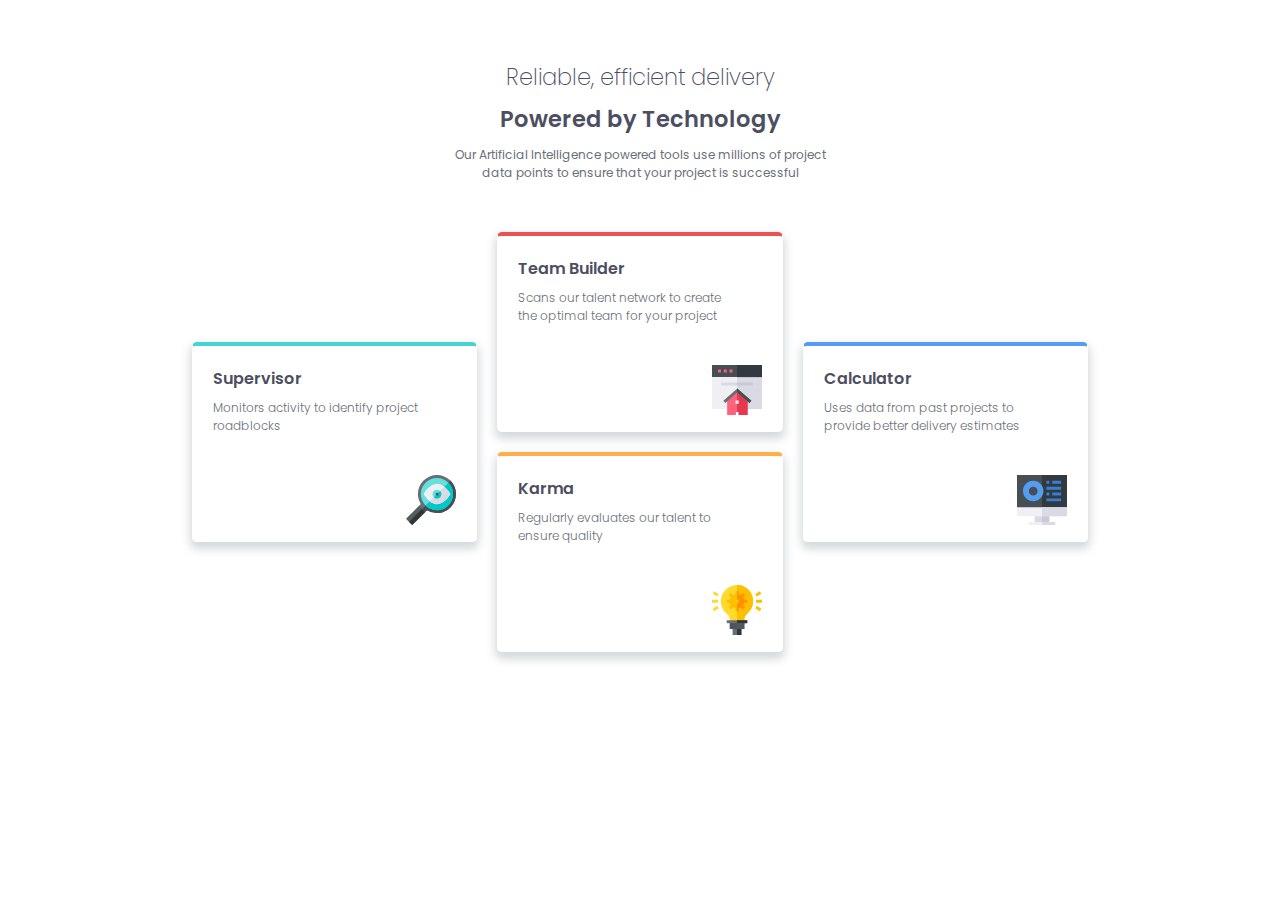
<file: four-card-component/index.html>
<!DOCTYPE html>
<html lang="en">
<head>
  <meta charset="UTF-8">
  <meta name="viewport" content="width=device-width, initial-scale=1.0">

  <link rel="icon" type="image/png" sizes="32x32" href="./images/favicon-32x32.png">
  
  <title>Frontend Mentor | Four card feature section</title>
  <link rel='stylesheet' href='styles.css'/>

  <link rel="preconnect" href="https://fonts.googleapis.com">
  <link rel="preconnect" href="https://fonts.gstatic.com" crossorigin>
  <link href="https://fonts.googleapis.com/css2?family=Poppins:ital,wght@0,100;0,200;0,300;0,400;0,500;0,600;0,700;0,800;0,900;1,100;1,200;1,300;1,400;1,500;1,600;1,700;1,800;1,900&display=swap" rel="stylesheet">
</head>
<body>
  
  <div class="header">
    <h2 class="sub-header-1">Reliable, efficient delivery</h2>
    <h2 class="sub-header-2">Powered by Technology</h2>
    <p>Our Artificial Intelligence powered tools use millions of project data points to ensure that your project is successful</p>
  </div>
  <div class="cards">
    <div class="card supervisor">
      <div class="content">
        <h3>Supervisor</h3>
        <p>Monitors activity to identify project roadblocks</p>
        <img src="./images/icon-supervisor.svg">
      </div>
    </div>

    <div class="card teambuilder">
      <div class="content">
        <h3>Team Builder</h3>
        <p>Scans our talent network to create the optimal team for your project</p>
        <img src="./images/icon-team-builder.svg">
      </div>

    </div>
      
    <div class="card karma">
      <div class="content">
        <h3>Karma</h3>
        <p>Regularly evaluates our talent to ensure quality</p>
        <img src="./images/icon-karma.svg">
      </div>
    </div>

    <div class="card calculator">
      <div class="content">
        <h3>Calculator</h3>
        <p>Uses  data from past projects to provide better delivery estimates</p>
        <img src="./images/icon-calculator.svg">
      </div>
    </div>
  </div>
</body>
</html>
</file>
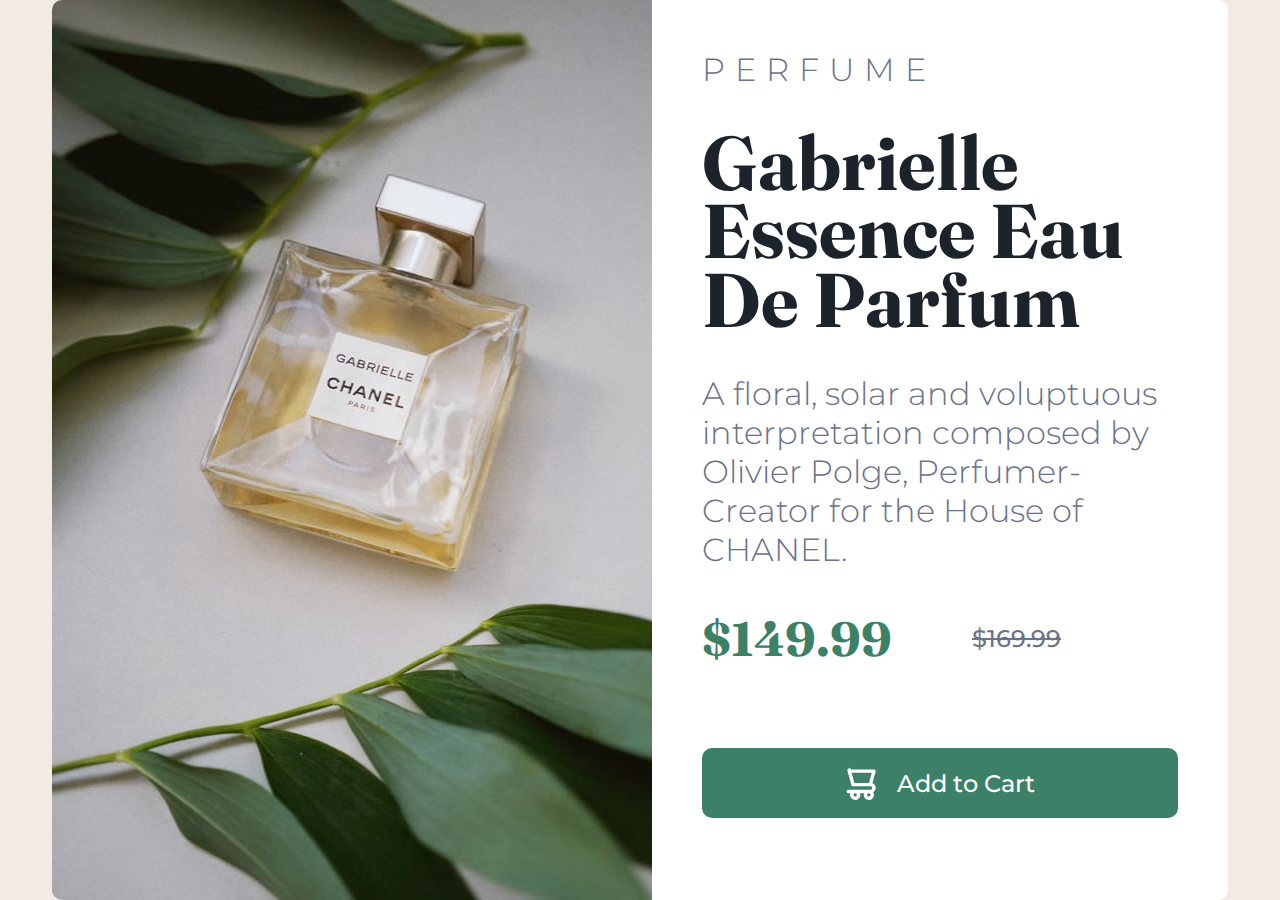
<file: product-preview-card-component-main/index.html>
<!DOCTYPE html>
<html lang="en">
<head>

  <!-- Fonts Import -->
  <link rel="preconnect" href="https://fonts.googleapis.com">
  <link rel="preconnect" href="https://fonts.gstatic.com" crossorigin>
  <link href="https://fonts.googleapis.com/css2?family=Figtree:ital,wght@0,300..900;1,300..900&family=Montserrat:ital,wght@0,100..900;1,100..900&family=Outfit:wght@100..900&family=Young+Serif&display=swap" rel="stylesheet">

  <link rel="preconnect" href="https://fonts.googleapis.com">
  <link rel="preconnect" href="https://fonts.gstatic.com" crossorigin>
  <link href="https://fonts.googleapis.com/css2?family=Figtree:ital,wght@0,300..900;1,300..900&family=Fraunces:ital,opsz,wght@0,9..144,100..900;1,9..144,100..900&family=Montserrat:ital,wght@0,100..900;1,100..900&family=Outfit:wght@100..900&family=Young+Serif&display=swap" rel="stylesheet">

  <meta charset="UTF-8">
  <meta name='viewport' content='width=device-width, initial-scale=1.0, maximum-scale=1.0' />

  <link rel="icon" type="image/png" sizes="32x32" href="./images/favicon-32x32.png">
  <link rel='stylesheet' href='styles.css'/>
  <title>Product preview card component</title>
  <style>
  </style>
</head>
<body>
  <div class="card">
    <img
      srcset="./images/image-product-desktop.jpg 600w, ./images/image-product-mobile.jpg 686w"
      sizes="(max-width 600px) 686px, 600px"
      src="./images/image-product-desktop.jpg"
      alt="A bottle of perfume surrounded by foliage"
    >
    <div class="card-description">
      <span class="perfume">PERFUME</span>
      <span class="title">Gabrielle Essence Eau De Parfum</span>
      <span class="description"> A floral, solar and voluptuous interpretation composed by Olivier Polge, 
        Perfumer-Creator for the House of CHANEL.
      </span>
      <div class="price">
        <span class="new"> $149.99</span>
        <span class="old">$169.99</span>
      </div>
      <div class="buy-button">
        <img src="./images/icon-cart.svg">
        <span>Add to Cart</span>
      </div>
    </div>
  </div>
</body>
</html>
</file>
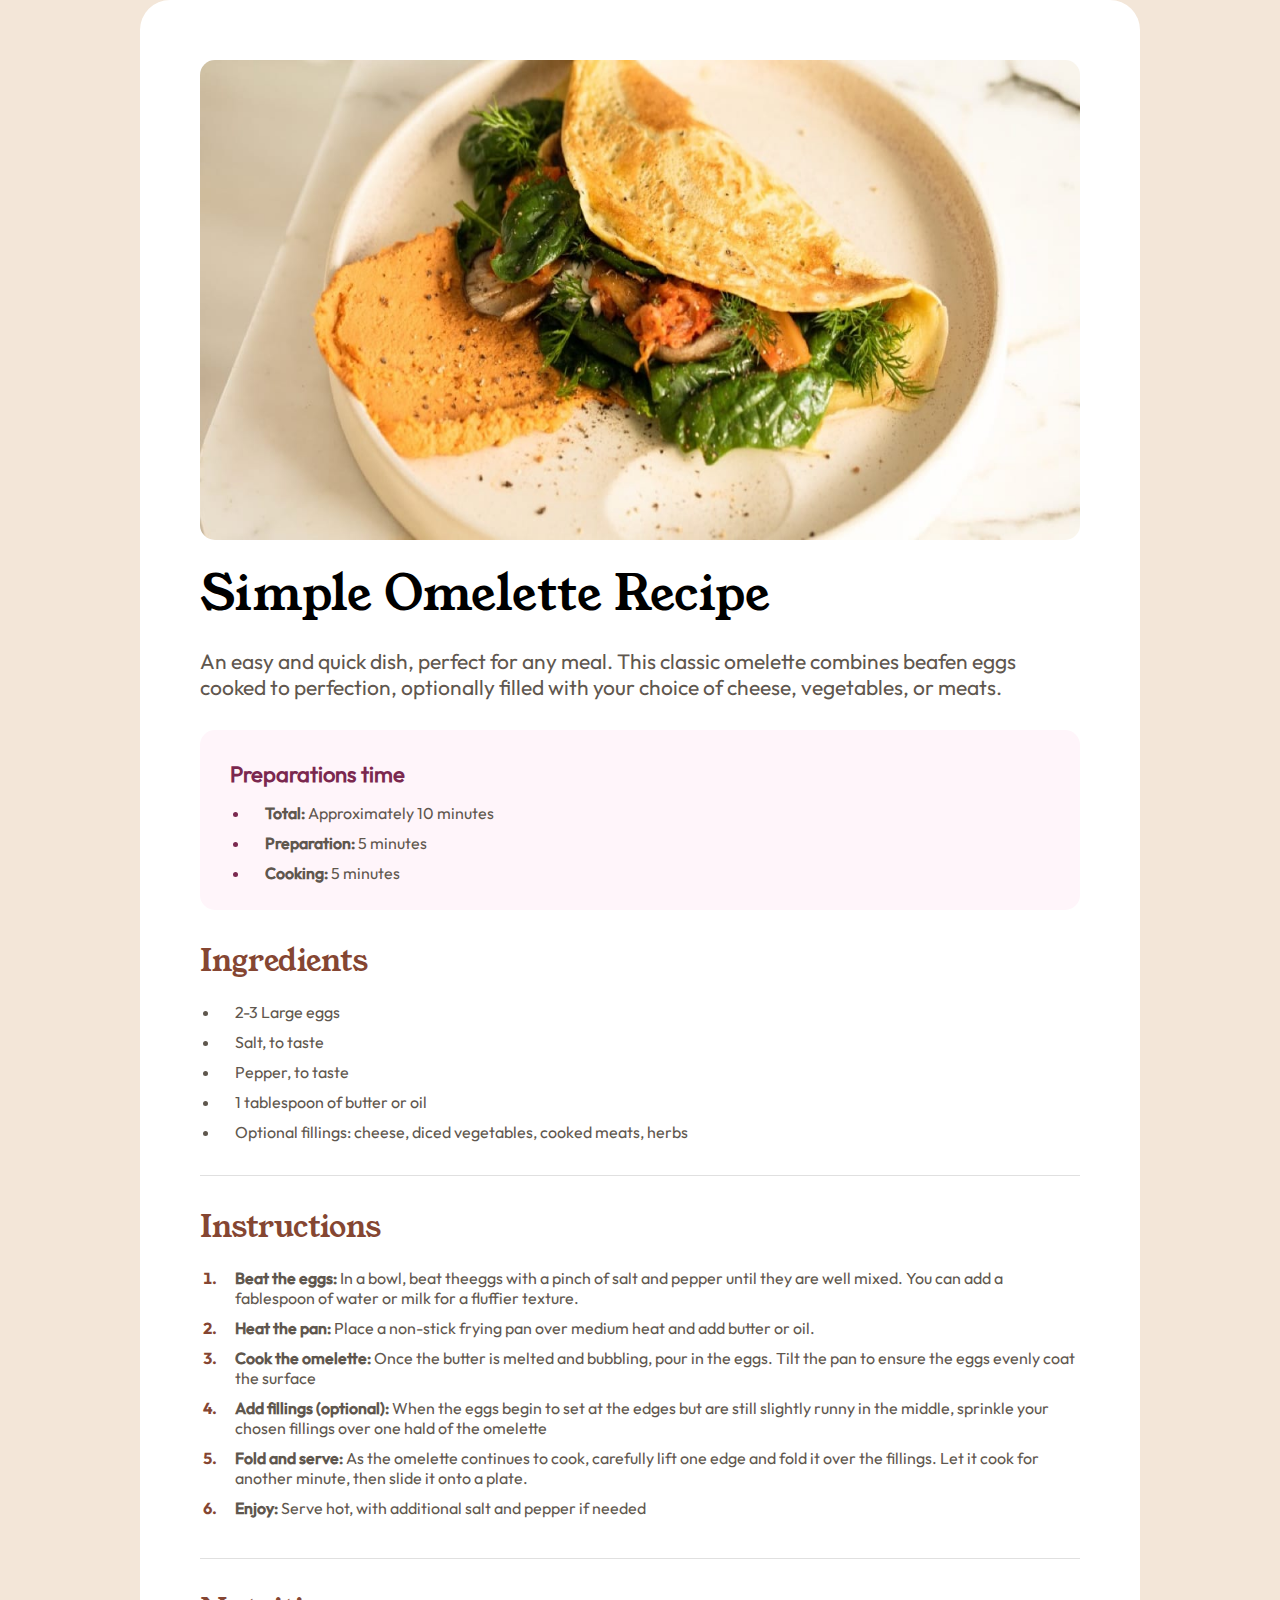
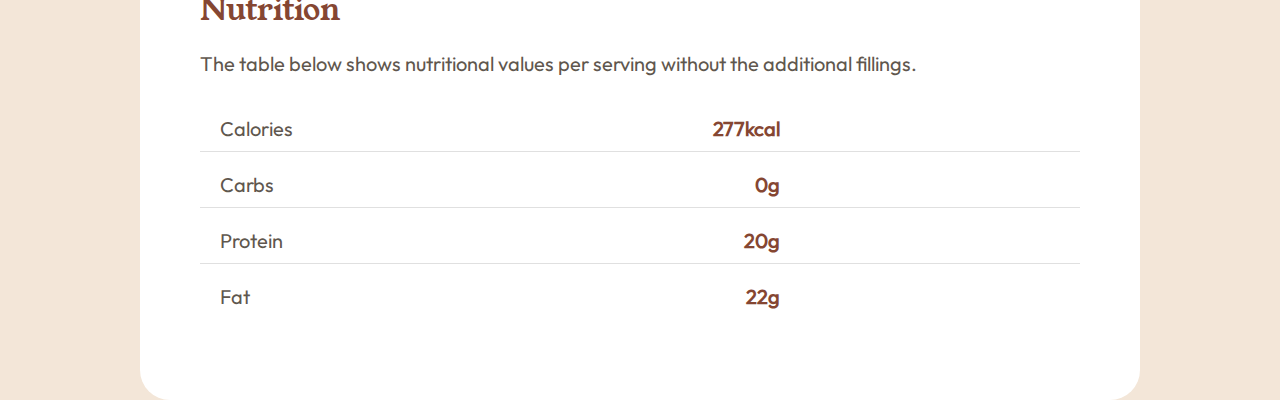
<file: recipe-page/index.html>
<!DOCTYPE html>
<html lang="en">
<head>
  <meta charset="UTF-8">
  <meta name="viewport" content="width=device-width, initial-scale=1.0"> <!-- displays site properly based on user's device -->

  <link rel="icon" type="image/png" sizes="32x32" href="./assets/images/favicon-32x32.png">
  <link rel="stylesheet" href="styles.css">  

  <title>Frontend Mentor | Recipe page</title>
</head>
<body>
  <div class="recipe">
    <img src="./assets/images/image-omelette.jpeg" alt="omelette">
    <h1>Simple Omelette Recipe</h1>
    <p class="recipe-description">
      An easy and quick dish, perfect for any meal. 
      This classic omelette combines beafen eggs cooked to perfection, optionally
      filled with your choice of cheese, vegetables, or meats.
    </p>
    <div class="prep-time">
      <h3>Preparations time</h3>
        <ul>
          <li><strong class="heading">Total:</strong> Approximately 10 minutes</li>
          <li><strong class="heading">Preparation:</strong> 5 minutes</li>
          <li><strong class="heading">Cooking:</strong> 5 minutes</li>
        </ul>
    </div>

    <div class="ingredients">
      <h2>Ingredients</h2>
      <ul>
        <li>2-3 Large eggs</li>
        <li>Salt, to taste</li>
        <li>Pepper, to taste</li>
        <li>1 tablespoon of butter or oil</li>
        <li>Optional fillings: cheese, diced vegetables, cooked meats, herbs</li>
      </ul>
    </div>

    <hr class="first">

    <div class="instructions">
      <h2>Instructions</h2>
      <ol>
        <li>
          <strong class="heading">Beat the eggs:</strong> In a bowl, beat theeggs with a pinch of salt and pepper
          until they are well mixed. You can add a fablespoon of water or milk for a fluffier texture.
        </li>
        <li>
          <strong class="heading">Heat the pan:</strong> Place a non-stick frying pan over medium heat and add butter or oil.
        </li>
        <li>
          <strong class="heading">Cook the omelette:</strong> Once the butter is melted and bubbling, pour in the eggs.
          Tilt the pan to ensure the eggs evenly coat the surface
        </li>
        <li>
          <strong class="heading">Add fillings (optional):</strong> When the eggs begin to set at the edges but are still slightly runny in the middle,
          sprinkle your chosen fillings over one hald of the omelette
        </li>
        <li>
          <strong class="heading">Fold and serve:</strong> As the omelette continues to cook, carefully lift one edge and fold it over the fillings.
          Let it cook for another minute, then slide it onto a plate.
        </li>
        <li>
          <strong class="heading">Enjoy:</strong> Serve hot, with additional salt and pepper if needed
        </li>
      </ol>
    </div>

    <hr class="second">

    <div class="nutrition">
      <h2>Nutrition</h2>

      <p class="nutrition-description">The table below shows nutritional values per serving without the additional fillings.</p>

      <div class="nutrition-row">
        <p class="nutrition-property">Calories</p>
        <p class="nutrition-value">277kcal</p>
      </div>

      <div class="nutrition-row">
        <p class="nutrition-property">Carbs</p>
        <p class="nutrition-value">0g</p>
      </div>

      <div class="nutrition-row">
        <p class="nutrition-property">Protein</p>
        <p class="nutrition-value">20g</p>
      </div>

      <div class="nutrition-row-end">
        <p class="nutrition-property">Fat</p>
        <p class="nutrition-value">22g</p>
      </div>
    </div>
  </div>



</body>
</html>
</file>
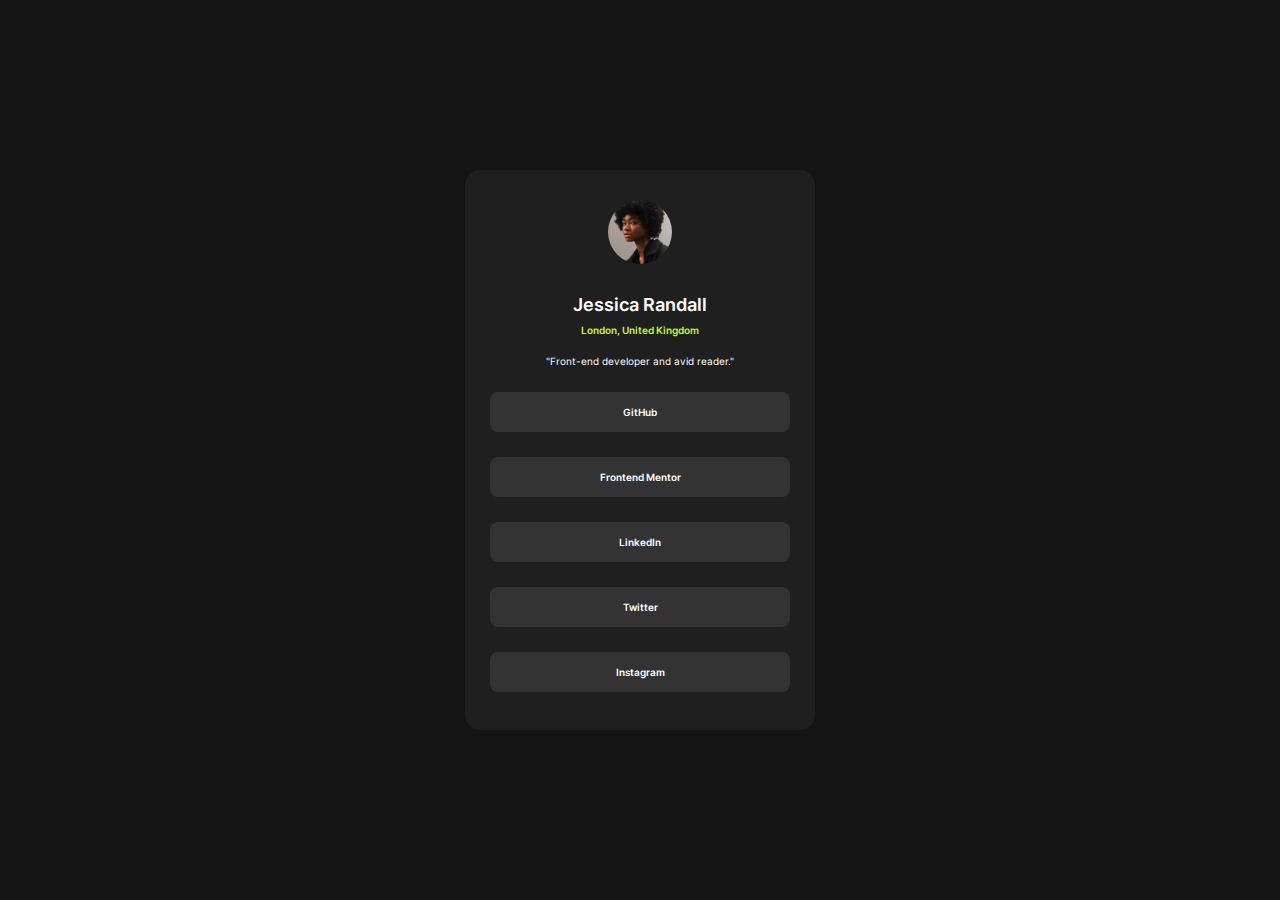
<file: social-link-profile/index.html>
<!DOCTYPE html>
<html lang="en">
<head>
  <meta charset="UTF-8">
  <meta name="viewport" content="width=device-width, initial-scale=1.0">

  <link rel="stylesheet", href="styles.css">
  <link rel="icon" type="image/png" sizes="32x32" href="./assets/images/favicon-32x32.png">
  
  <title>Frontend Mentor | Social links profile</title>
</head>
<body>
  <div class="profile">
    <img class="avatar" src="./assets/images/avatar-jessica.jpeg">
    <span class="person-name">Jessica Randall</span>
    <span class="person-location">London, United Kingdom</span>
    <span class="person-job-title">"Front-end developer and avid reader."</span>
    <div class="social-links">
      <div class="social-links-item">GitHub</div>
      <div class="social-links-item">Frontend Mentor</div>
      <div class="social-links-item">LinkedIn</div>
      <div class="social-links-item">Twitter</div>
      <div class="social-links-item">Instagram</div>
    </div>
  </div>
</body>
</html>
</file>
<file: four-card-component/styles.css>
* {
    margin: 0;
    padding: 0;
    box-sizing: border-box
}


body {
    font-family: "Poppins", sans-serif;
    font-size: 15px;
    display: flex;
    min-height: 100vh;
    width: 100%;
    align-items: center;
    flex-direction: column;
    background-color: hsl(0, 0%, 100%);
}

h2, h3 {
    color: hsl(234, 12%, 34%);
}

p {
    color: hsl(212, 6%, 44%);
}

.header {
    display: flex;
    margin-top: 50px;
    margin-bottom: 50px;
    height: 20%;
    width: 30%;
    align-items: center;
    justify-content: center;
    flex-direction: column;
    text-align: center;
}

.header p {
    font-size: 12px;
    font-weight: 400;
    margin-top: 10px;
}

.sub-header-1 {
    font-weight: 200;
    margin-top: 10px;
}

.sub-header-2 {
    font-weight: 600;
    margin-top: 8px;
}

.cards {
    display: grid;
    height: 80%;
    gap: 20px;
    width: 70%;
    max-width: 900px;
    min-width: 00px;
    align-items: center;
}

.card {
    display: block;
    border: solid white 1px;;
    height: 200px;
    padding: 20px 20px 20px 20px;
    border-radius: 5px;
    box-shadow: 0px 5px 10px 2px rgba(34, 60, 80, 0.2);
    font-size: 12px;
}

.content {
    display: flex;
    flex-direction: column;
}

.content h3 {
    font-size: 16px;
    font-weight: 600;
}

.content p {
    margin-top: 8px;
    font-weight: 300;
    width: 90%;
}

.content img {
    width: 50px;
    height: 50px;
    margin-top: 40px;
    align-self: flex-end;
}

.teambuilder {
    border-top-color: hsl(0, 78%, 62%);
    transition: border-color 1s ease;
    border-top-width: 4px;
}

.karma {
    border-top-color: hsl(34, 97%, 64%);
    transition: border-color 1s ease;
    border-top-width: 4px;
}

.calculator {
    border-top-color: hsl(212, 86%, 64%);
    transition: border-color 1s ease;
    border-top-width: 4px;
}

.supervisor {
    border-top-color: hsl(180, 62%, 55%);
    transition: border-color 1s ease;
    border-top-width: 4px; 
}

.teambuilder:hover {
    border-color: hsl(0, 78%, 62%);
}

.karma:hover {
    border-color: hsl(34, 97%, 64%);
}

.calculator:hover {
    border-color: hsl(212, 86%, 64%);
}

.supervisor:hover {
    border-color: hsl(180, 62%, 55%);
}

@media (min-width: 1250px) {
    .cards {
        grid-template-columns: repeat(3, 1fr);
        grid-template-rows: repeat(2, 1fr);
        grid-template-areas: 
        "start mid1 end"
        "start mid2 end";       
    }

    .supervisor  {
        grid-area: start;
        align-self: center;
    }

    .teambuilder {
        grid-area: mid1;
    }

    .karma {
        grid-area: mid2;
    }
    .calculator {
        grid-area: end;
        align-self: center;
    }

}
</file>
<file: product-preview-card-component-main/styles.css>
* {
    margin: 0;
    padding: 0;
    box-sizing: border-box
}

body {
    min-height: 100vh;
    display: flex;
    align-items: center;
    justify-content: center;
    background-color: hsl(30, 38%, 92%);
}

.card {
    height: 100%;
    width: 1440px;
    display: flex;
    justify-content: center;
}

.card img {
    object-fit: cover;
    border-radius: 10px 0px 0px 10px;
}

.card-description {
    display: flex;
    width: 40%;
    background-color: hsl(0, 0%, 100%);
    border-radius: 0px 10px 10px 0px;
    flex-direction: column;
    padding: 50px 50px 40px 50px;
}

.title,
.description,
.price {
    margin-top: 40px;
}

.perfume {
    font-family: 'Montserrat', sans-serif;
    letter-spacing: 10px;
    font-weight: 300;
    font-size: 32px;
    color: hsl(228, 12%, 48%)
}

.title {
    line-height: 90%;
    font-family: 'Fraunces', serif;
    font-weight: 700;
    font-style: normal;
    font-size: 76px;
    color: hsl(212, 21%, 14%);
}

.description {
    font-family: 'Montserrat', sans-serif;
    font-optical-sizing: auto;
    font-weight: 300;
    font-size: 32px;
    font-style: normal;
    color: hsl(228, 12%, 48%)
}

.price {
    display: flex;
    min-width: 100vh;
    flex-direction: row;
    align-items: center;
}

.new {
    font-family: 'Fraunces', serif;
    font-weight: 700;
    font-size: 48px;
    color: hsl(158, 36%, 37%)
}

.old {
    font-family: 'Montserrat', sans-serif;
    font-weight: 500;
    font-size: 24px;
    margin-left: 80px;
    color: hsl(228, 12%, 48%);
    text-decoration: line-through;
}

.buy-button {
    margin-top: 80px;
    display: flex;
    height: 70px;
    width: 100%;
    justify-content: center;
    align-items: center;
    align-self: center;
    justify-self: center;
    background-color: hsl(158, 36%, 37%);
    border-radius: 10px;
    color: hsl(0, 0%, 100%)
}

.buy-button span {
    margin-left: 20px;
    font-family: 'Montserrat', sans-serif;
    font-weight: 500;
    font-size: 24px;
}

.buy-button img {
    width: 2rem;
    height: auto;
}

.buy-button:hover {
    background-color: hsl(158, 42%, 18%);
    cursor: pointer;
}

@media only screen and (max-width: 600px) {
    .card {
        flex-direction: column;
        width: 90%;
        min-width: 400px;
    }

    .card-description {
        border-radius: 0px 0px 10px 10px;
        width: 100%;

    }

    .card img {
        border-radius: 10px 10px 0px 0px;
        width: 100%;
    }

    .buy-button img {
        width: 2rem;
        height: auto;
    }

}
</file>
<file: recipe-page/styles.css>
* {
  margin: 0;
  padding: 0;
  box-sizing: border-box;
}


@font-face {
  font-family: 'Outfit-Black';
  src: url('./assets/fonts/outfit/static/Outfit-Black.ttf') format('truetype');
}

@font-face {
  font-family: 'Outfit-Bold';
  src: url('./assets/fonts/outfit/static/Outfit-Bold.ttf') format('truetype');
}

@font-face {
  font-family: 'Outfit-ExtraBold';
  src: url('./assets/fonts/outfit/static/Outfit-ExtraBold.ttf') format('truetype');
}

@font-face {
  font-family: 'Outfit-ExtraLight';
  src: url('./assets/fonts/outfit/static/Outfit-ExtraLight.ttf') format('truetype');
}

@font-face {
  font-family: 'Outfit-Light';
  src: url('./assets/fonts/outfit/static/Outfit-Light.ttf') format('truetype');
}

@font-face {
  font-family: 'Outfit-Medium';
  src: url('./assets/fonts/outfit/static/Outfit-Medium.ttf') format('truetype');
}

@font-face {
  font-family: 'Outfit-Regular';
  src: url('./assets/fonts/outfit/static/Outfit-Regular.ttf') format('truetype');
}
@font-face {
  font-family: 'Outfit-SemiBold';
  src: url('./assets/fonts/outfit/static/Outfit-SemiBold.ttf') format('truetype');
}

@font-face {
  font-family: 'Outfit-Thin';
  src: url('./assets/fonts/outfit/static/Outfit-Thin.ttf') format('truetype');
}

@font-face {
  font-family: 'Outfit-VariableFont';
  src: url('./assets/fonts/outfit/Outfit-VariableFont_wght.ttf') format('truetype');
}

@font-face {
  font-family: 'YoungSerif-Regular';
  src: url('./assets/fonts/young-serif/YoungSerif-Regular.ttf') format('truetype');
}


body {
    min-height: 100vh;
    display: flex;
    justify-content: center;
    align-items: center;
    background-color: hsl(30, 54%, 90%);
}

.nutrition h2, .instructions h2, .ingredients h2 {
    font-family: 'YoungSerif-Regular';
    color: hsl(14, 45%, 36%);
    font-weight: 100;
    font-size: 30px;
}


.first {
    width: 100%;
    border: none; 
    border-top: 1px solid #e0e0e0;
    margin-top: 65px;
    
}

.second  {
    width: 100%;
    border: none; 
    border-top: 1px solid #e0e0e0;
    margin-top: 30px;
}

.heading {
    font-family: 'Outfit-Medium';
    color: hsl(30, 10%, 34%);
}


/*Recipe class*/

.recipe {
    height: 2000px;
    width: 1000px;
    display: flex;
    align-items: center;
    flex-direction: column;
    background-color: hsl(0, 0%, 100%);
    border-radius: 30px;

    padding: 60px 60px 60px 60px;
}

.recipe img {
    height:480px;
    width: 880px;
    border-radius: 15px;

}

.recipe h1 {
    font-family: 'YoungSerif-Regular';
    font-weight: 100;
    font-size: 48px; 
    align-self: flex-start;
    padding-top: 20px;
    padding-bottom: 20px;
}

.recipe-description {
    font-family: 'Outfit-Regular';
    color: hsl(30, 10%, 34%);
    text-wrap: wrap;
    font-size: 21px;
}

/*Preparation class*/

.prep-time {
    height: 180px;
    width: 100%;
    background-color: hsl(330, 100%, 98%);
    margin-top: 30px;
    border-radius: 15px;
}

.prep-time h3 {
    font-family: 'Outfit-Regular';
    color: hsl(332, 51%, 32%);
    font-size: 22px;
    padding-top: 30px;
    padding-left: 30px;
}

.prep-time ul   {
    list-style-position: outside;
    padding-top: 15px;
    padding-left: 50px;
}

.prep-time ul li {
    margin-bottom: 10px;
    padding-left: 15px;
    font-family: 'Outfit-Regular';
    color: hsl(30, 10%, 34%);
}

.prep-time ul li::marker {
    color: hsl(332, 51%, 32%);
}

/*Ingredients class*/

.ingredients {
    height: 180px;
    width: 100%;
    display: flex;
    padding-top: 30px;
    padding-bottom: 170px;
    flex-direction: column;
}

.ingredients ul {
    list-style-position: outside;
    padding-top: 20px;
    padding-left: 20px;
}

.ingredients ul li {
    margin-bottom: 10px;
    padding-left: 15px;
    font-family: 'Outfit-Regular';
    font-weight: 300;
    color: hsl(30, 10%, 34%);
}

.ingredients ul li:marker {
    color: hsl(14, 45%, 36%);
}

/*Instruction class*/

.instructions {
    width: 100%;
    display: flex;
    padding-top: 30px;
    flex-direction: column;
}

.instructions ol {
    list-style-position: outside;
    padding-top: 20px;
    padding-left: 20px;
}

.instructions ol li {
    margin-bottom: 10px;
    padding-left: 15px;
    font-family: 'Outfit-Regular';
    color: hsl(30, 10%, 34%);
}

.instructions ol li::marker {
    font-family: 'Outfit-Bold';
    color: hsl(14, 45%, 36%);
}

/*Nutrtion class*/

.nutrition {
    width: 100%;
    display: flex;
    flex-direction: column;
    font-family: 'Outfit-Regular';
    font-size: 20px
}

.nutrition h2 {
    padding-top: 30px;
}

.nutrition-description {
    color: hsl(30, 10%, 34%);
    padding-top: 20px;
    padding-bottom: 20px
}


.nutrition-row-end, .nutrition-row {
    display: flex;
    justify-content: space-between;
    padding-top: 20px;
    padding-bottom: 10px;
    border-bottom: 1px solid #e0e0e0;
}

.nutrition-property {
    margin-left: 20px;
    color: hsl(30, 10%, 34%);
}

.nutrition-value {
    margin-right: 300px;
    font-weight: bold;
    color: hsl(14, 45%, 36%);
}

.nutrition-row-end {
    border: none;
}
</file>
<file: social-link-profile/styles.css>
* {
    margin: 0;
    padding: 0;
    box-sizing: border-box
}

@font-face {
  font-family: 'Inter-Bold';
  src: url('./assets/fonts/static/Inter-Bold.ttf') format('truetype');
}

@font-face {
    font-family: 'Inter-Regular';
    src: url('./assets/fonts/static/Inter-Regular.ttf') format('truetype')
}

@font-face {
    font-family: 'Inter-SemiBold';
    src: url('./assets/fonts/static/Inter-SemiBold.ttf') format('truetype')
}


body { 
    height: 100vh;
    display: flex;
    background-color: hsl(0, 0%, 8%);
    justify-content: center;
    align-items: center;
}

.profile {
    width: 350px;
    height: 560px;
    display: flex;
    align-items: center;
    flex-direction: column;
    background-color: hsl(0, 0%, 12%);
    border-radius: 15px;
}

.avatar {
    height: 64px;
    width: 64px;
    border-radius: 50%;
    margin-top: 30px;
}

.person-name {
    font-family: 'Inter-SemiBold', sans-serif;
    font-size: large;
    color: hsl(0, 0%, 100%);
    padding-top: 30px;

}

.person-location {
    font-family: 'Inter-SemiBold', sans-serif;
    font-size: 60%;
    color: hsl(75, 94%, 57%);
    padding-top: 10px;
}

.person-job-title {
    font-family: 'Inter-Regular', sans-serif;
    font-size: 60%;
    color: hsl(0, 0%, 100%);
    padding-top: 20px
}

.social-links {
    height: 350px;
    width: 300px;
    display: flex;
    align-items: center;
    flex-direction: column;
    justify-content: space-evenly;
}

.social-links-item {
    width: 300px;
    height: 40px;
    font-family: 'Inter-SemiBold', sans-serif;
    color: hsl(0, 0%, 100%);
    font-size: 10px;
    display: flex;
    justify-content: center;
    align-items: center;
    background-color: hsl(0, 0%, 20%);
    border-radius: 8px;
    cursor: pointer;
}

.social-links-item:hover {
    background-color: hsl(75, 94%, 57%);
    color: hsl(0, 0%, 0%)
}
</file>
